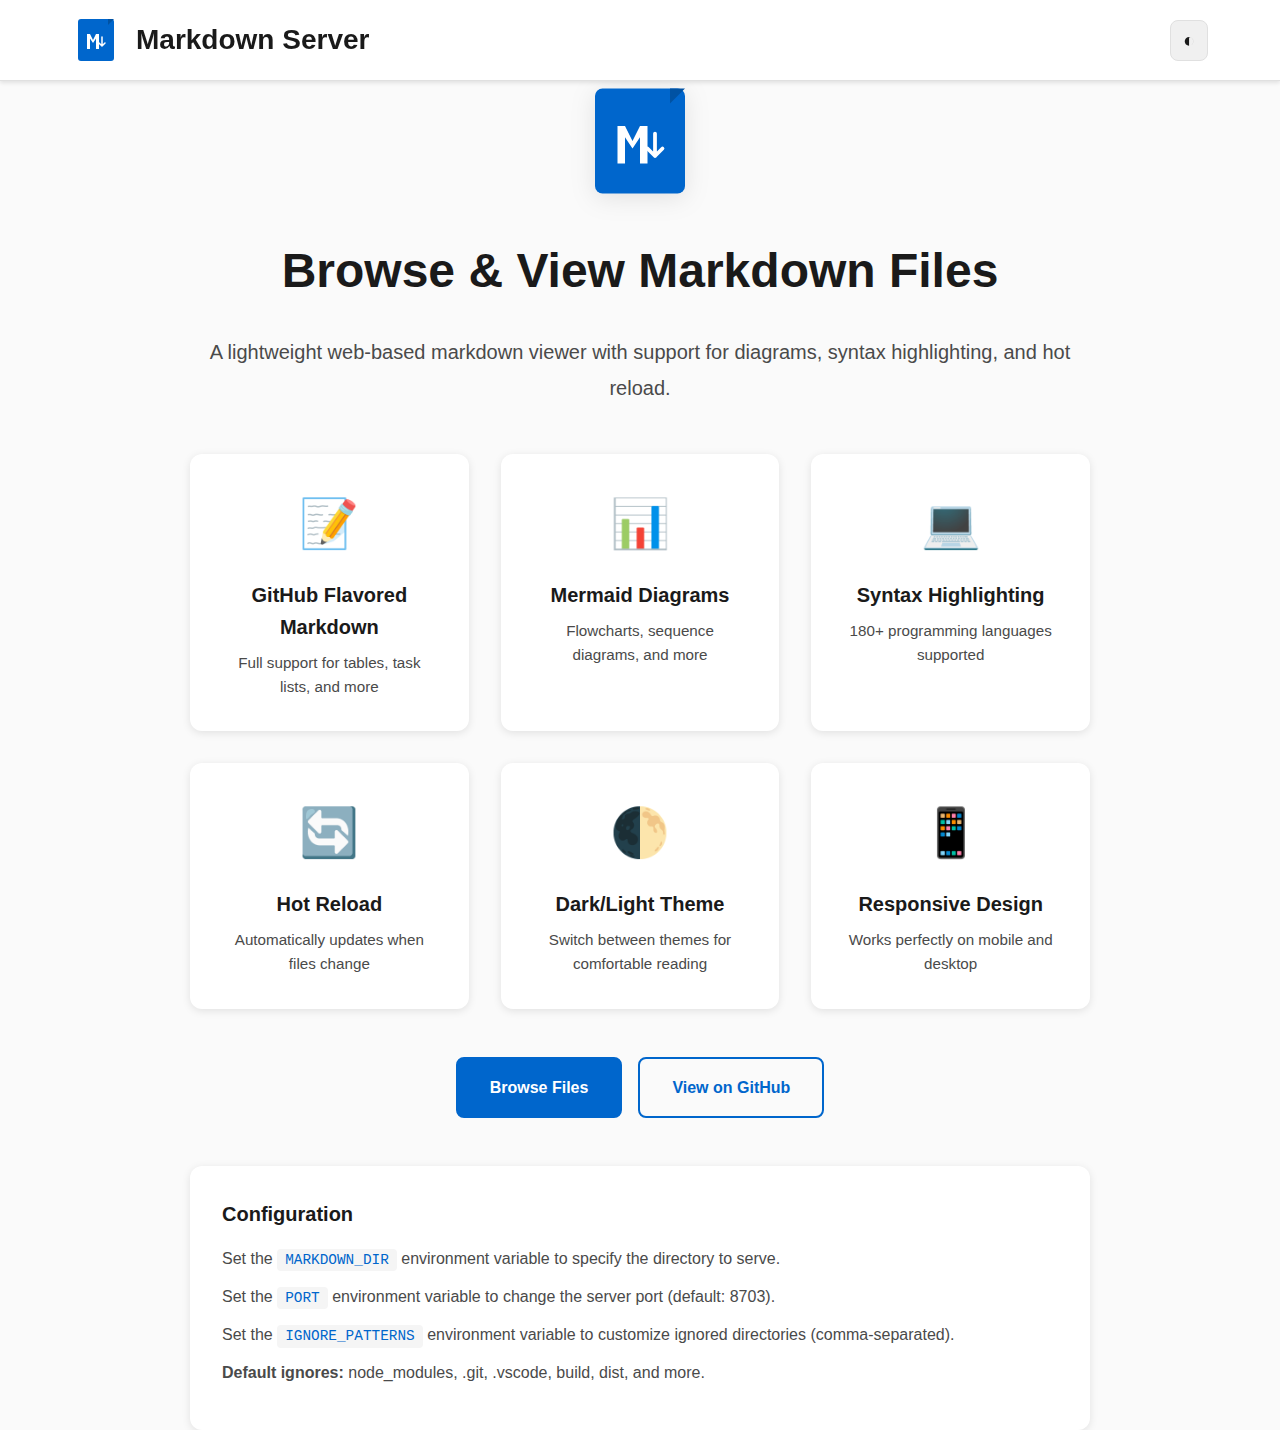
<file: frontend/index.html>
<!DOCTYPE html>
<html lang="en">
<head>
    <meta charset="UTF-8">
    <meta name="viewport" content="width=device-width, initial-scale=1.0">
    <title>Markdown Server</title>
    <link rel="icon" type="image/svg+xml" href="favicon.svg">
    <link rel="stylesheet" href="styles.css">
</head>
<body>
    <header>
        <div class="container">
            <div class="logo-container">
                <img src="logo.svg" alt="Markdown Server" class="logo">
                <h1>Markdown Server</h1>
            </div>
            <button id="themeToggle" class="theme-toggle" aria-label="Toggle theme">
                <span class="theme-icon">◐</span>
            </button>
        </div>
    </header>

    <main class="container">
        <div class="hero">
            <div class="hero-content">
                <div class="hero-logo">
                    <img src="logo.svg" alt="Markdown Server Logo" class="hero-logo-image">
                </div>
                <h2 class="hero-title">Browse & View Markdown Files</h2>
                <p class="hero-description">
                    A lightweight web-based markdown viewer with support for diagrams, syntax highlighting, and hot reload.
                </p>

                <div class="features">
                    <div class="feature">
                        <div class="feature-icon">📝</div>
                        <h3>GitHub Flavored Markdown</h3>
                        <p>Full support for tables, task lists, and more</p>
                    </div>

                    <div class="feature">
                        <div class="feature-icon">📊</div>
                        <h3>Mermaid Diagrams</h3>
                        <p>Flowcharts, sequence diagrams, and more</p>
                    </div>

                    <div class="feature">
                        <div class="feature-icon">💻</div>
                        <h3>Syntax Highlighting</h3>
                        <p>180+ programming languages supported</p>
                    </div>

                    <div class="feature">
                        <div class="feature-icon">🔄</div>
                        <h3>Hot Reload</h3>
                        <p>Automatically updates when files change</p>
                    </div>

                    <div class="feature">
                        <div class="feature-icon">🌓</div>
                        <h3>Dark/Light Theme</h3>
                        <p>Switch between themes for comfortable reading</p>
                    </div>

                    <div class="feature">
                        <div class="feature-icon">📱</div>
                        <h3>Responsive Design</h3>
                        <p>Works perfectly on mobile and desktop</p>
                    </div>
                </div>

                <div class="cta-buttons">
                    <a href="files.html" class="btn btn-primary">Browse Files</a>
                    <a href="https://github.com/yourusername/markdown-server" class="btn btn-secondary" target="_blank">View on GitHub</a>
                </div>

                <div class="config-info">
                    <h3>Configuration</h3>
                    <p>Set the <code>MARKDOWN_DIR</code> environment variable to specify the directory to serve.</p>
                    <p>Set the <code>PORT</code> environment variable to change the server port (default: 8703).</p>
                    <p>Set the <code>IGNORE_PATTERNS</code> environment variable to customize ignored directories (comma-separated).</p>
                    <p><strong>Default ignores:</strong> node_modules, .git, .vscode, build, dist, and more.</p>
                </div>
            </div>
        </div>
    </main>

    <script>
        function initTheme() {
            const savedTheme = localStorage.getItem('theme') || 'light';
            document.documentElement.setAttribute('data-theme', savedTheme);
        }

        document.getElementById('themeToggle').addEventListener('click', () => {
            const currentTheme = document.documentElement.getAttribute('data-theme');
            const newTheme = currentTheme === 'light' ? 'dark' : 'light';
            document.documentElement.setAttribute('data-theme', newTheme);
            localStorage.setItem('theme', newTheme);
        });

        initTheme();
    </script>
</body>
</html>
</file>
<file: frontend/styles.css>
:root[data-theme="light"] {
    --bg-primary: #fafafa;
    --bg-secondary: #ffffff;
    --bg-hover: #f0f0f0;
    --text-primary: #1a1a1a;
    --text-secondary: #4a4a4a;
    --accent: #0066cc;
    --accent-hover: #0052a3;
    --border: #e0e0e0;
    --shadow: rgba(0, 0, 0, 0.1);
    --code-bg: #f5f5f5;
}

:root[data-theme="dark"] {
    --bg-primary: #1a1a1a;
    --bg-secondary: #242424;
    --bg-hover: #2a2a2a;
    --text-primary: #e0e0e0;
    --text-secondary: #a0a0a0;
    --accent: #4da6ff;
    --accent-hover: #66b3ff;
    --border: #3a3a3a;
    --shadow: rgba(0, 0, 0, 0.3);
    --code-bg: #2a2a2a;
}

* {
    margin: 0;
    padding: 0;
    box-sizing: border-box;
}

body {
    font-family: -apple-system, BlinkMacSystemFont, "Segoe UI", Roboto, "Helvetica Neue", Arial, sans-serif;
    background-color: var(--bg-primary);
    color: var(--text-primary);
    line-height: 1.6;
    transition: background-color 0.3s ease, color 0.3s ease;
}

header {
    background-color: var(--bg-secondary);
    border-bottom: 1px solid var(--border);
    padding: 1rem 1.5rem;
    box-shadow: 0 2px 4px var(--shadow);
    position: sticky;
    top: 0;
    z-index: 100;
}

.header-container {
    display: flex;
    justify-content: space-between;
    align-items: center;
    gap: 1rem;
}

.header-left {
    display: flex;
    align-items: center;
    gap: 1rem;
}

.header-logo {
    display: none;
}

@media (min-width: 769px) {
    .header-logo {
        display: block;
    }
}

.container {
    max-width: 1200px;
    margin: 0 auto;
    padding: 0 2rem;
}

header .container {
    display: flex;
    justify-content: space-between;
    align-items: center;
}

.logo-container {
    display: flex;
    align-items: center;
    gap: 1rem;
}

.logo {
    width: 48px;
    height: 48px;
}

.header-content {
    display: flex;
    align-items: center;
    gap: 1rem;
}

h1 {
    font-size: 1.75rem;
    font-weight: 600;
    color: var(--text-primary);
}

.theme-toggle,
.sidebar-toggle {
    background: var(--bg-hover);
    border: 1px solid var(--border);
    border-radius: 8px;
    padding: 0.5rem 0.75rem;
    cursor: pointer;
    font-size: 1.25rem;
    transition: all 0.2s ease;
    color: var(--text-primary);
}

.theme-toggle:hover,
.sidebar-toggle:hover {
    background: var(--accent);
    border-color: var(--accent);
    color: white;
    transform: scale(1.05);
}

.sidebar-toggle {
    display: none;
}

.back-link {
    color: var(--accent);
    text-decoration: none;
    font-size: 1rem;
    transition: color 0.2s ease;
}

.back-link:hover {
    color: var(--accent-hover);
}

main {
    padding: 2rem 0;
    min-height: calc(100vh - 120px);
}

.hero {
    display: flex;
    justify-content: center;
    align-items: center;
    min-height: calc(100vh - 200px);
}

.hero-content {
    max-width: 900px;
    text-align: center;
}

.hero-logo {
    display: flex;
    justify-content: center;
    margin-bottom: 2rem;
}

.hero-logo-image {
    width: 120px;
    height: 120px;
    filter: drop-shadow(0 4px 12px var(--shadow));
}

.hero-title {
    font-size: 3rem;
    font-weight: 700;
    margin-bottom: 1.5rem;
    color: var(--text-primary);
}

.hero-description {
    font-size: 1.25rem;
    color: var(--text-secondary);
    margin-bottom: 3rem;
    line-height: 1.8;
}

.features {
    display: grid;
    grid-template-columns: repeat(auto-fit, minmax(250px, 1fr));
    gap: 2rem;
    margin-bottom: 3rem;
}

.feature {
    background-color: var(--bg-secondary);
    padding: 2rem;
    border-radius: 12px;
    box-shadow: 0 2px 8px var(--shadow);
    transition: transform 0.2s ease, box-shadow 0.2s ease;
}

.feature:hover {
    transform: translateY(-4px);
    box-shadow: 0 4px 16px var(--shadow);
}

.feature-icon {
    font-size: 3rem;
    margin-bottom: 1rem;
}

.feature h3 {
    font-size: 1.25rem;
    font-weight: 600;
    margin-bottom: 0.5rem;
    color: var(--text-primary);
}

.feature p {
    color: var(--text-secondary);
    font-size: 0.95rem;
    margin: 0;
}

.cta-buttons {
    display: flex;
    gap: 1rem;
    justify-content: center;
    margin-bottom: 3rem;
    flex-wrap: wrap;
}

.btn {
    display: inline-block;
    padding: 1rem 2rem;
    border-radius: 8px;
    text-decoration: none;
    font-weight: 600;
    font-size: 1rem;
    transition: all 0.2s ease;
    border: 2px solid transparent;
}

.btn-primary {
    background-color: var(--accent);
    color: white;
    border-color: var(--accent);
}

.btn-primary:hover {
    background-color: var(--accent-hover);
    border-color: var(--accent-hover);
    transform: translateY(-2px);
    box-shadow: 0 4px 12px var(--shadow);
}

.btn-secondary {
    background-color: transparent;
    color: var(--accent);
    border-color: var(--accent);
}

.btn-secondary:hover {
    background-color: var(--accent);
    color: white;
    transform: translateY(-2px);
}

.config-info {
    background-color: var(--bg-secondary);
    padding: 2rem;
    border-radius: 12px;
    text-align: left;
    box-shadow: 0 2px 8px var(--shadow);
}

.config-info h3 {
    font-size: 1.25rem;
    margin-bottom: 1rem;
    color: var(--text-primary);
}

.config-info p {
    margin: 0.75rem 0;
    color: var(--text-secondary);
    line-height: 1.6;
}

.config-info code {
    background-color: var(--code-bg);
    padding: 0.2rem 0.5rem;
    border-radius: 4px;
    font-family: "Courier New", Courier, monospace;
    font-size: 0.9em;
    color: var(--accent);
}

.file-list {
    background-color: var(--bg-secondary);
    border-radius: 8px;
    padding: 1.5rem;
    box-shadow: 0 2px 8px var(--shadow);
}

.file-item {
    padding: 0.75rem 1rem;
    margin: 0.25rem 0;
    border-radius: 6px;
    transition: background-color 0.2s ease;
}

.file-item:hover {
    background-color: var(--bg-hover);
}

.file-link {
    color: var(--text-primary);
    text-decoration: none;
    display: block;
    transition: color 0.2s ease;
}

.file-link:hover {
    color: var(--accent);
}

.file-icon,
.folder-icon {
    margin-right: 0.5rem;
}

.folder {
    font-weight: 500;
    color: var(--text-secondary);
    cursor: default;
}

.breadcrumb {
    background-color: var(--bg-secondary);
    padding: 1rem 1.5rem;
    border-radius: 8px;
    margin-bottom: 1.5rem;
    font-size: 0.9rem;
    color: var(--text-secondary);
    box-shadow: 0 2px 4px var(--shadow);
}

.breadcrumb-item {
    color: var(--text-secondary);
}

.breadcrumb-separator {
    margin: 0 0.5rem;
    color: var(--border);
}

.breadcrumb-current {
    color: var(--text-primary);
    font-weight: 500;
}

.markdown-content {
    background-color: var(--bg-secondary);
    padding: 2rem;
    border-radius: 8px;
    box-shadow: 0 2px 8px var(--shadow);
    max-width: 100%;
    overflow-x: auto;
}

.markdown-content h1,
.markdown-content h2,
.markdown-content h3,
.markdown-content h4,
.markdown-content h5,
.markdown-content h6 {
    margin-top: 1.5rem;
    margin-bottom: 1rem;
    font-weight: 600;
    line-height: 1.25;
    color: var(--text-primary);
}

.markdown-content h1 {
    font-size: 2rem;
    border-bottom: 2px solid var(--border);
    padding-bottom: 0.5rem;
}

.markdown-content h2 {
    font-size: 1.5rem;
    border-bottom: 1px solid var(--border);
    padding-bottom: 0.3rem;
}

.markdown-content h3 {
    font-size: 1.25rem;
}

.markdown-content p {
    margin: 1rem 0;
    color: var(--text-primary);
}

.markdown-content a {
    color: var(--accent);
    text-decoration: none;
}

.markdown-content a:hover {
    color: var(--accent-hover);
    text-decoration: underline;
}

.markdown-content ul,
.markdown-content ol {
    margin: 1rem 0;
    padding-left: 2rem;
}

.markdown-content li {
    margin: 0.5rem 0;
}

.markdown-content code {
    background-color: var(--code-bg);
    padding: 0.2rem 0.4rem;
    border-radius: 4px;
    font-family: "Courier New", Courier, monospace;
    font-size: 0.9em;
    color: var(--text-primary);
}

.markdown-content pre {
    background-color: var(--code-bg);
    padding: 1rem;
    border-radius: 6px;
    overflow-x: auto;
    margin: 1rem 0;
    border: 1px solid var(--border);
}

.markdown-content pre code {
    background-color: transparent;
    padding: 0;
    border-radius: 0;
    font-size: 0.9rem;
    line-height: 1.5;
}

.markdown-content blockquote {
    border-left: 4px solid var(--accent);
    padding-left: 1rem;
    margin: 1rem 0;
    color: var(--text-secondary);
    font-style: italic;
}

.markdown-content table {
    border-collapse: collapse;
    width: 100%;
    margin: 1rem 0;
}

.markdown-content table th,
.markdown-content table td {
    border: 1px solid var(--border);
    padding: 0.75rem;
    text-align: left;
}

.markdown-content table th {
    background-color: var(--bg-hover);
    font-weight: 600;
}

.markdown-content img {
    max-width: 100%;
    height: auto;
    border-radius: 6px;
    margin: 1rem 0;
}

.markdown-content hr {
    border: none;
    border-top: 2px solid var(--border);
    margin: 2rem 0;
}

.loading,
.error,
.empty-state {
    text-align: center;
    padding: 3rem;
    color: var(--text-secondary);
    font-size: 1.1rem;
}

.error {
    color: #e74c3c;
}

.layout {
    display: flex;
    min-height: calc(100vh - 80px);
}

.sidebar {
    width: 280px;
    background-color: var(--bg-secondary);
    border-right: 1px solid var(--border);
    overflow-y: auto;
    flex-shrink: 0;
    transition: transform 0.3s ease;
}

.sidebar-header {
    padding: 1.5rem;
    border-bottom: 1px solid var(--border);
}

.home-link {
    color: var(--text-primary);
    text-decoration: none;
    font-size: 1.1rem;
    font-weight: 600;
    display: flex;
    align-items: center;
    gap: 0.5rem;
    transition: color 0.2s ease;
}

.home-link:hover {
    color: var(--accent);
}

.sidebar-nav {
    padding: 1rem 0.5rem;
}

.sidebar-folder {
    margin: 0.25rem 0;
}

.folder-header {
    padding: 0.5rem 0.75rem;
    cursor: pointer;
    border-radius: 6px;
    transition: background-color 0.2s ease;
    display: flex;
    align-items: center;
    gap: 0.5rem;
    user-select: none;
}

.folder-header:hover {
    background-color: var(--bg-hover);
}

.folder-toggle {
    font-size: 0.8rem;
    color: var(--text-secondary);
    width: 12px;
    display: inline-block;
}

.folder-content {
    margin-left: 0.5rem;
}

.sidebar-file {
    display: block;
    padding: 0.5rem 0.75rem;
    color: var(--text-primary);
    text-decoration: none;
    border-radius: 6px;
    transition: background-color 0.2s ease;
    margin: 0.25rem 0;
    font-size: 0.95rem;
}

.sidebar-file:hover {
    background-color: var(--bg-hover);
}

.sidebar-file.active {
    background-color: var(--accent);
    color: white;
}

.sidebar-file .file-icon {
    font-size: 0.9rem;
    margin-right: 0.5rem;
}

.main-content {
    flex: 1;
    overflow-x: auto;
    padding: 2rem;
}

@media (max-width: 768px) {
    .sidebar-toggle {
        display: block;
    }

    .sidebar {
        position: fixed;
        left: 0;
        top: 80px;
        height: calc(100vh - 80px);
        transform: translateX(-100%);
        z-index: 50;
        box-shadow: 2px 0 8px var(--shadow);
    }

    .sidebar.sidebar-open {
        transform: translateX(0);
    }

    .main-content {
        padding: 1rem;
    }

    .container {
        padding: 0 1rem;
    }

    h1 {
        font-size: 1.5rem;
    }

    .markdown-content {
        padding: 1rem;
    }

    .file-item {
        padding: 0.5rem 0.75rem;
    }

    h1 {
        font-size: 1.2rem;
    }

    .breadcrumb {
        padding: 0.75rem 1rem;
        font-size: 0.85rem;
    }

    .hero-logo-image {
        width: 80px;
        height: 80px;
    }

    .hero-title {
        font-size: 2rem;
    }

    .hero-description {
        font-size: 1.1rem;
    }

    .logo {
        width: 36px;
        height: 36px;
    }

    .features {
        grid-template-columns: 1fr;
        gap: 1.5rem;
    }

    .feature {
        padding: 1.5rem;
    }

    .cta-buttons {
        flex-direction: column;
    }

    .btn {
        width: 100%;
        text-align: center;
    }
}

.header-right {
    display: flex;
    align-items: center;
    gap: 0.5rem;
}

.search-toggle {
    background: var(--bg-hover);
    border: 1px solid var(--border);
    border-radius: 8px;
    padding: 0.5rem 0.75rem;
    cursor: pointer;
    font-size: 1.25rem;
    transition: all 0.2s ease;
    color: var(--text-primary);
}

.search-toggle:hover {
    background: var(--accent);
    border-color: var(--accent);
    color: white;
    transform: scale(1.05);
}

.search-modal {
    position: fixed;
    top: 0;
    left: 0;
    width: 100%;
    height: 100%;
    z-index: 1000;
    display: flex;
    align-items: flex-start;
    justify-content: center;
    padding-top: 10vh;
}

.search-backdrop {
    position: absolute;
    top: 0;
    left: 0;
    width: 100%;
    height: 100%;
    background: rgba(0, 0, 0, 0.5);
    backdrop-filter: blur(4px);
}

.search-container {
    position: relative;
    width: 90%;
    max-width: 600px;
    max-height: 70vh;
    background: var(--bg-secondary);
    border-radius: 12px;
    box-shadow: 0 8px 32px var(--shadow);
    display: flex;
    flex-direction: column;
    overflow: hidden;
}

.search-header {
    display: flex;
    align-items: center;
    gap: 0.75rem;
    padding: 1rem;
    border-bottom: 1px solid var(--border);
}

.search-input-wrapper {
    flex: 1;
    display: flex;
    align-items: center;
    gap: 0.5rem;
    background: var(--bg-hover);
    border-radius: 8px;
    padding: 0.5rem 0.75rem;
}

.search-input-icon {
    font-size: 1.25rem;
    opacity: 0.6;
}

.search-input {
    flex: 1;
    border: none;
    background: transparent;
    color: var(--text-primary);
    font-size: 1rem;
    outline: none;
}

.search-input::placeholder {
    color: var(--text-secondary);
}

.search-clear {
    background: transparent;
    border: none;
    color: var(--text-secondary);
    font-size: 1.25rem;
    cursor: pointer;
    padding: 0.25rem;
    border-radius: 4px;
    transition: all 0.2s ease;
}

.search-clear:hover {
    background: var(--bg-primary);
    color: var(--text-primary);
}

.search-close {
    background: transparent;
    border: none;
    color: var(--text-secondary);
    font-size: 1.5rem;
    cursor: pointer;
    padding: 0.25rem 0.5rem;
    border-radius: 4px;
    transition: all 0.2s ease;
}

.search-close:hover {
    background: var(--bg-hover);
    color: var(--text-primary);
}

.search-results {
    flex: 1;
    overflow-y: auto;
    padding: 0.5rem;
}

.search-empty {
    display: flex;
    flex-direction: column;
    align-items: center;
    justify-content: center;
    padding: 3rem 2rem;
    text-align: center;
    color: var(--text-secondary);
}

.search-empty p {
    margin: 0.5rem 0;
}

.search-hint {
    font-size: 0.9rem;
    opacity: 0.7;
}

.search-hint kbd {
    background: var(--bg-hover);
    padding: 0.2rem 0.5rem;
    border-radius: 4px;
    font-family: monospace;
    font-size: 0.85rem;
    border: 1px solid var(--border);
}

.search-result-count {
    padding: 0.5rem 0.75rem;
    font-size: 0.9rem;
    color: var(--text-secondary);
    border-bottom: 1px solid var(--border);
    margin-bottom: 0.5rem;
}

.search-result-item {
    padding: 0.75rem;
    border-radius: 8px;
    margin-bottom: 0.5rem;
    cursor: pointer;
    transition: all 0.2s ease;
    border: 1px solid transparent;
}

.search-result-item:hover,
.search-result-item:focus {
    background: var(--bg-hover);
    border-color: var(--accent);
    outline: none;
}

.search-result-name {
    font-weight: 600;
    color: var(--text-primary);
    margin-bottom: 0.25rem;
}

.search-result-name mark {
    background: var(--accent);
    color: white;
    padding: 0.1rem 0.2rem;
    border-radius: 2px;
}

.search-result-path {
    font-size: 0.85rem;
    color: var(--text-secondary);
    margin-bottom: 0.5rem;
}

.search-result-path mark {
    background: var(--accent);
    color: white;
    padding: 0.1rem 0.2rem;
    border-radius: 2px;
}

.search-result-snippet {
    font-size: 0.9rem;
    color: var(--text-secondary);
    line-height: 1.5;
    overflow: hidden;
    text-overflow: ellipsis;
}

.search-result-snippet mark {
    background: rgba(0, 102, 204, 0.2);
    color: var(--accent);
    padding: 0.1rem 0.2rem;
    border-radius: 2px;
    font-weight: 500;
}

@media (max-width: 768px) {
    .search-container {
        width: 95%;
        max-height: 80vh;
        padding-top: 5vh;
    }

    .search-header {
        padding: 0.75rem;
    }

    .search-result-item {
        padding: 0.6rem;
    }

    .search-toggle {
        padding: 0.4rem 0.6rem;
        font-size: 1.1rem;
    }
}
</file>
